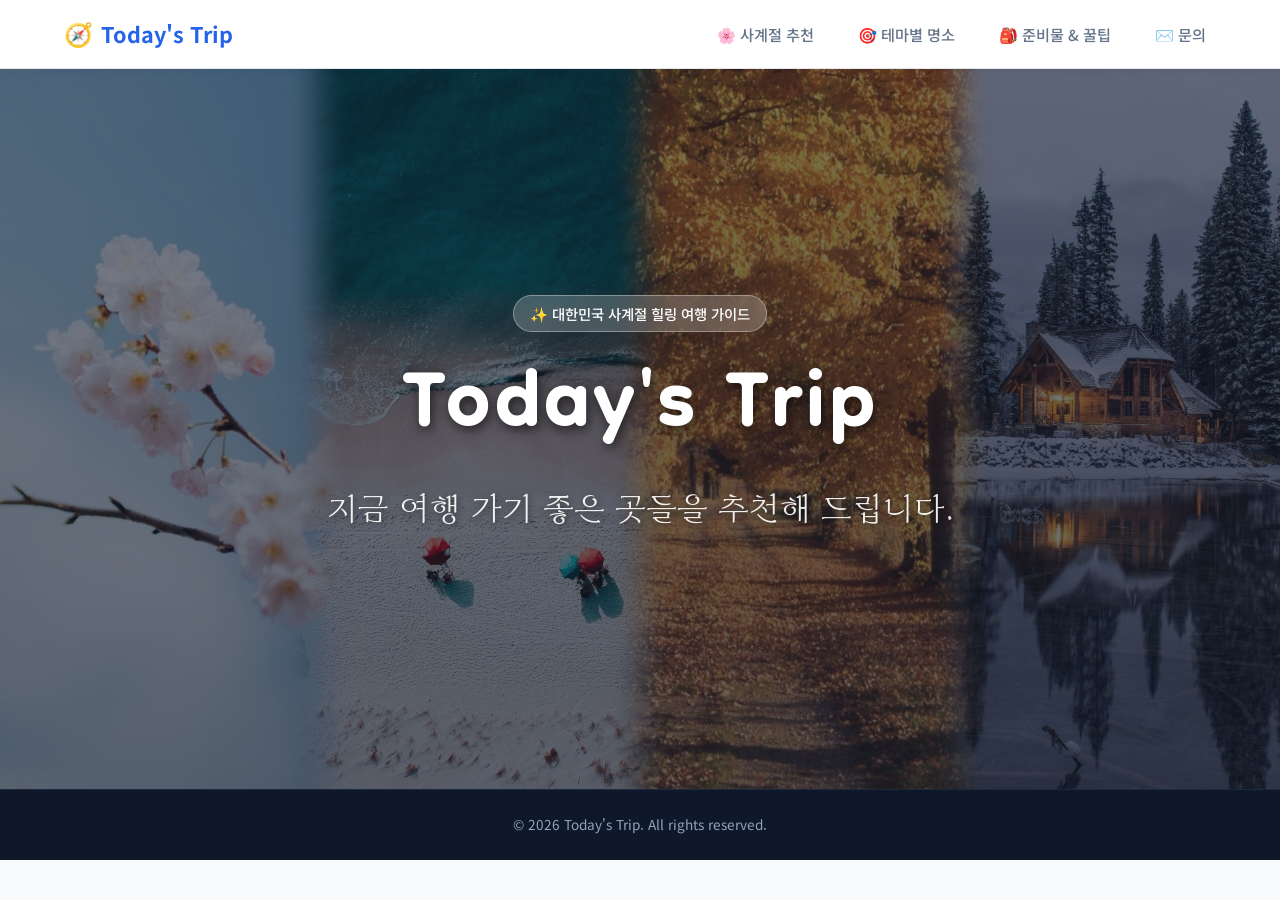
<file: index.html>
<!doctype html>
<html lang="ko">
  <head>
    <meta charset="utf-8" />
    <meta name="viewport" content="width=device-width, initial-scale=1" />
    <title>Today's Trip - 오늘의 추천 여행</title>
    <meta
      name="description"
      content="지금 여행 가기 좋은 사계절 명소와 테마별 최적의 여행지를 추천해 드립니다."
    />
    <link rel="icon" type="image/svg+xml" href="images/favicon.svg" />

    <!-- Google Fonts -->
    <link rel="preconnect" href="https://fonts.googleapis.com" />
    <link rel="preconnect" href="https://fonts.gstatic.com" crossorigin />
    <link
      href="https://fonts.googleapis.com/css2?family=Diphylleia&family=Dongle:wght@400;700&family=Noto+Sans+KR:wght@400;500;700&display=swap"
      rel="stylesheet"
    />

    <!-- Stylesheet -->
    <link rel="stylesheet" href="css/style.css" />
  </head>

  <body>
    <!-- 네비게이션 헤더 -->
    <header class="navbar">
      <div class="container navbar-inner">
        <a href="index.html" class="brand-logo">
          <span class="brand-icon">🧭</span>
          <span class="brand-name">Today's Trip</span>
        </a>

        <nav class="nav-links">
          <a href="seasons.html" class="nav-link">🌸 사계절 추천</a>
          <a href="themes.html" class="nav-link">🎯 테마별 명소</a>
          <a href="tips.html" class="nav-link">🎒 준비물 & 꿀팁</a>
          <a href="about.html" class="nav-link">✉️ 문의</a>
        </nav>
      </div>
    </header>

    <main>
      <!-- 히어로 섹션 -->
      <section class="hero" id="home">
        <div class="hero-overlay"></div>
        <div class="container hero-content">
          <span class="hero-badge">✨ 대한민국 사계절 힐링 여행 가이드</span>
          <h1 class="hero-title">Today's Trip</h1>
          <p class="hero-subtitle">
            지금 여행 가기 좋은 곳들을 추천해 드립니다.
          </p>
        </div>
      </section>
    </main>

    <!-- 푸터 -->
    <footer>
      <div class="footer-bottom">
        <div class="container">
          <p>© 2026 Today's Trip. All rights reserved.</p>
        </div>
      </div>
    </footer>
  </body>
</html>
</file>
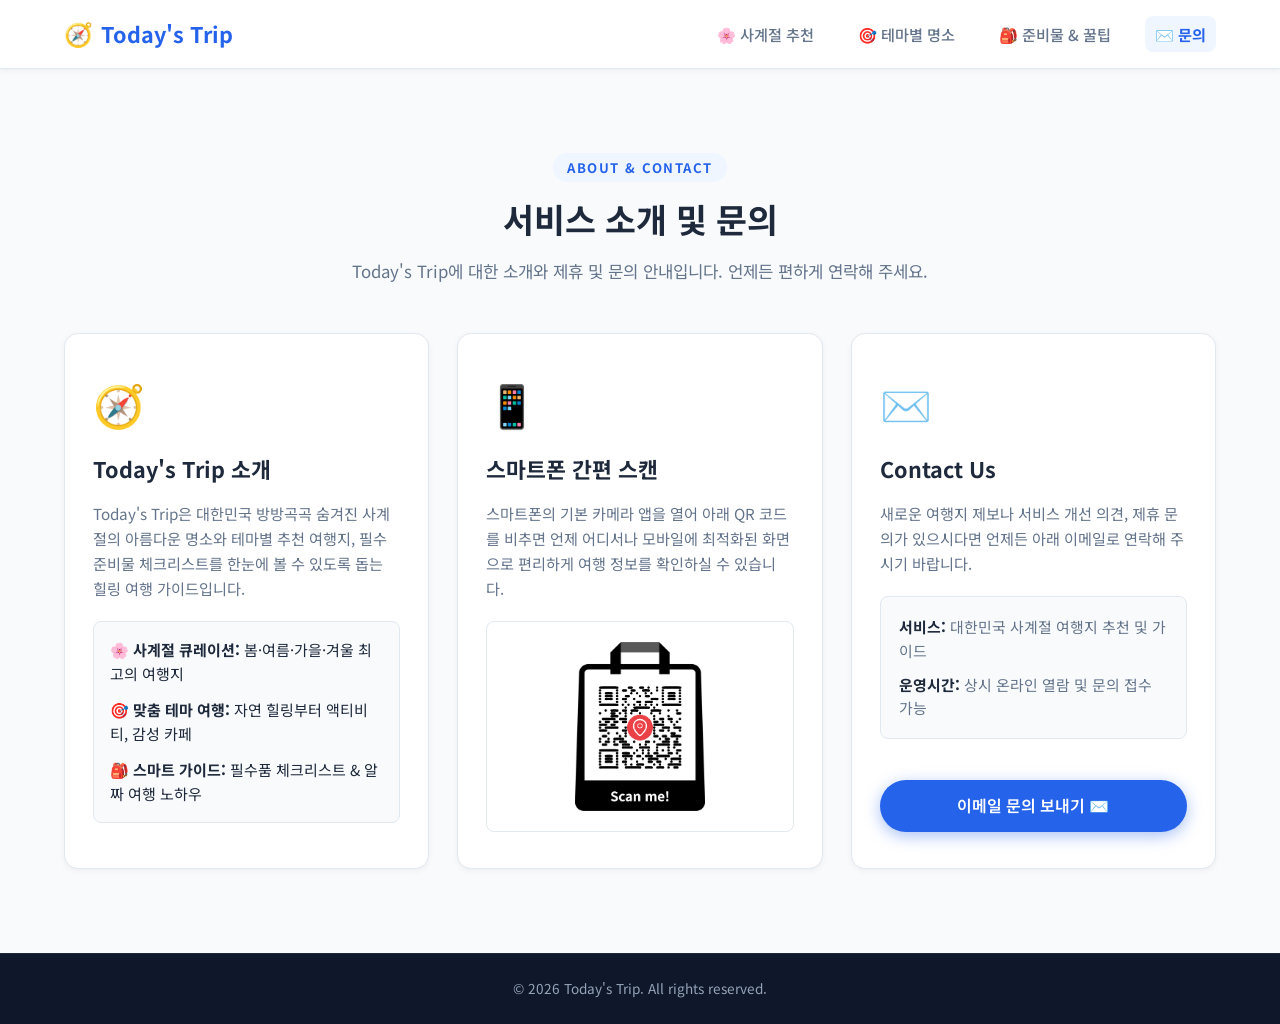
<file: about.html>
<!doctype html>
<html lang="ko">
  <head>
    <meta charset="utf-8" />
    <meta name="viewport" content="width=device-width, initial-scale=1" />
    <title>Today's Trip - 서비스 소개 및 문의</title>
    <meta
      name="description"
      content="지금 여행 가기 좋은 사계절 명소와 테마별 최적의 여행지를 추천해 드립니다."
    />
    <link rel="icon" type="image/svg+xml" href="images/favicon.svg" />

    <!-- Google Fonts -->
    <link rel="preconnect" href="https://fonts.googleapis.com" />
    <link rel="preconnect" href="https://fonts.gstatic.com" crossorigin />
    <link
      href="https://fonts.googleapis.com/css2?family=Diphylleia&family=Dongle:wght@400;700&family=Noto+Sans+KR:wght@400;500;700&display=swap"
      rel="stylesheet"
    />

    <!-- Stylesheet (순수 CSS만 사용) -->
    <link rel="stylesheet" href="css/style.css" />
  </head>

  <body>
    <!-- 1. 네비게이션 헤더 -->
    <header class="navbar">
      <div class="container navbar-inner">
        <a href="index.html" class="brand-logo">
          <span class="brand-icon">🧭</span>
          <span class="brand-name">Today's Trip</span>
        </a>

        <nav class="nav-links">
          <a href="seasons.html" class="nav-link">🌸 사계절 추천</a>
          <a href="themes.html" class="nav-link">🎯 테마별 명소</a>
          <a href="tips.html" class="nav-link">🎒 준비물 & 꿀팁</a>
          <a href="about.html" class="nav-link active">✉️ 문의</a>
        </nav>
      </div>
    </header>

    <main>
      <!-- 2. 서비스 소개 및 문의 섹션 -->
      <section class="section about-section" id="about">
        <div class="container">
          <div class="section-header">
            <span class="section-tag">ABOUT & CONTACT</span>
            <h2 class="section-title">서비스 소개 및 문의</h2>
            <p class="section-desc">
              Today's Trip에 대한 소개와 제휴 및 문의 안내입니다. 언제든 편하게
              연락해 주세요.
            </p>
          </div>

          <div class="about-grid">
            <!-- 카드 1: 서비스 소개 -->
            <article class="about-card">
              <div class="about-card-icon">🧭</div>
              <h3 class="about-card-title">Today's Trip 소개</h3>
              <p class="about-card-desc">
                Today's Trip은 대한민국 방방곡곡 숨겨진 사계절의 아름다운 명소와
                테마별 추천 여행지, 필수 준비물 체크리스트를 한눈에 볼 수 있도록
                돕는 힐링 여행 가이드입니다.
              </p>
              <ul class="about-features">
                <li>
                  🌸 <strong>사계절 큐레이션:</strong> 봄·여름·가을·겨울 최고의
                  여행지
                </li>
                <li>
                  🎯 <strong>맞춤 테마 여행:</strong> 자연 힐링부터 액티비티,
                  감성 카페
                </li>
                <li>
                  🎒 <strong>스마트 가이드:</strong> 필수품 체크리스트 & 알짜
                  여행 노하우
                </li>
              </ul>
            </article>

            <!-- 카드 2: 모바일 QR 접속 -->
            <article class="about-card">
              <div class="about-card-icon">📱</div>
              <h3 class="about-card-title">스마트폰 간편 스캔</h3>
              <p class="about-card-desc">
                스마트폰의 기본 카메라 앱을 열어 아래 QR 코드를 비추면 언제
                어디서나 모바일에 최적화된 화면으로 편리하게 여행 정보를
                확인하실 수 있습니다.
              </p>
              <div class="about-qr-box">
                <img
                  src="images/qrcode.png"
                  alt="모바일 접속 QR 코드"
                  width="130"
                  height="130"
                />
              </div>
            </article>

            <!-- 카드 3: 1:1 문의처 -->
            <article class="about-card">
              <div class="about-card-icon">✉️</div>
              <h3 class="about-card-title">Contact Us</h3>
              <p class="about-card-desc">
                새로운 여행지 제보나 서비스 개선 의견, 제휴 문의가 있으시다면
                언제든 아래 이메일로 연락해 주시기 바랍니다.
              </p>
              <div class="about-contact-info">
                <p>
                  <strong>서비스:</strong> 대한민국 사계절 여행지 추천 및 가이드
                </p>
                <p>
                  <strong>운영시간:</strong> 상시 온라인 열람 및 문의 접수 가능
                </p>
              </div>
              <a
                href="mailto:namkons77@gmail.com"
                class="btn btn-primary"
                style="margin-top: auto; justify-content: center"
              >
                이메일 문의 보내기 ✉️
              </a>
            </article>
          </div>
        </div>
      </section>
    </main>

    <!-- 3. 푸터 (전체 페이지 통일) -->
    <footer>
      <div class="footer-bottom">
        <div class="container">
          <p>© 2026 Today's Trip. All rights reserved.</p>
        </div>
      </div>
    </footer>
  </body>
</html>
</file>
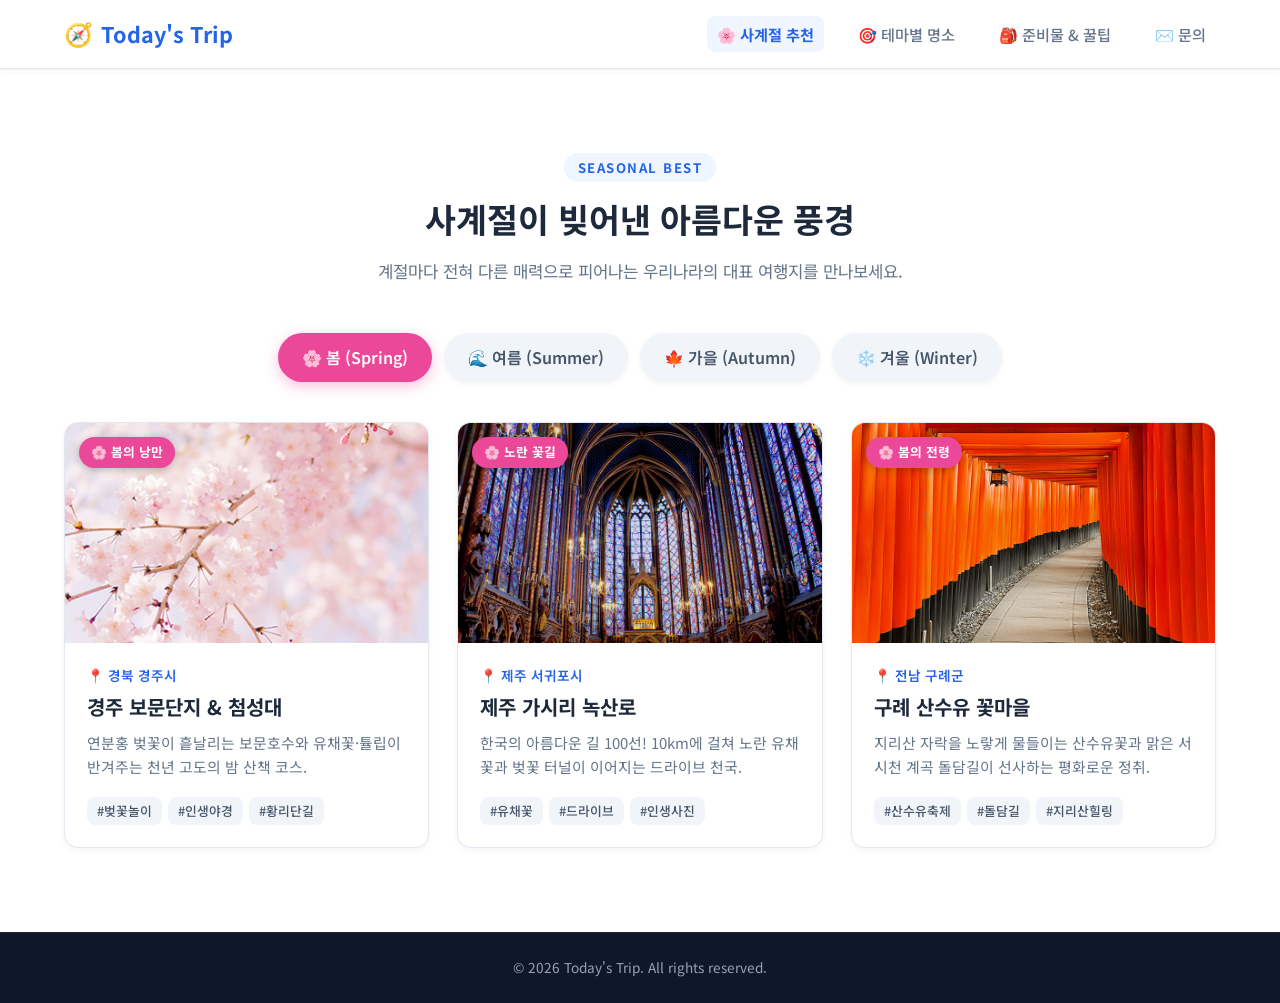
<file: seasons.html>
<!doctype html>
<html lang="ko">
  <head>
    <meta charset="utf-8" />
    <meta name="viewport" content="width=device-width, initial-scale=1" />
    <title>Today's Trip - 사계절 추천 명소</title>
    <meta
      name="description"
      content="지금 여행 가기 좋은 사계절 명소와 테마별 최적의 여행지를 추천해 드립니다."
    />
    <link rel="icon" type="image/svg+xml" href="images/favicon.svg" />

    <!-- Google Fonts -->
    <link rel="preconnect" href="https://fonts.googleapis.com" />
    <link rel="preconnect" href="https://fonts.gstatic.com" crossorigin />
    <link
      href="https://fonts.googleapis.com/css2?family=Diphylleia&family=Dongle:wght@400;700&family=Noto+Sans+KR:wght@400;500;700&display=swap"
      rel="stylesheet"
    />

    <!-- Stylesheet -->
    <link rel="stylesheet" href="css/style.css" />
  </head>

  <body>
    <!-- 네비게이션 헤더 -->
    <header class="navbar">
      <div class="container navbar-inner">
        <a href="index.html" class="brand-logo">
          <span class="brand-icon">🧭</span>
          <span class="brand-name">Today's Trip</span>
        </a>

        <nav class="nav-links">
          <a href="seasons.html" class="nav-link active">🌸 사계절 추천</a>
          <a href="themes.html" class="nav-link">🎯 테마별 명소</a>
          <a href="tips.html" class="nav-link">🎒 준비물 & 꿀팁</a>
          <a href="about.html" class="nav-link">✉️ 문의</a>
        </nav>
      </div>
    </header>

    <main>
      <!-- 사계절 추천 섹션 (순수 CSS 탭 전환) -->
      <section class="section seasons-section" id="seasons">
        <div class="container">
          <div class="section-header">
            <span class="section-tag">SEASONAL BEST</span>
            <h2 class="section-title">사계절이 빚어낸 아름다운 풍경</h2>
            <p class="section-desc">
              계절마다 전혀 다른 매력으로 피어나는 우리나라의 대표 여행지를 만나보세요.
            </p>
          </div>

          <!-- 순수 CSS 라디오 탭 컨테이너 -->
          <div class="season-tabs-container">
            <!-- 라디오 버튼 (화면에는 숨김) -->
            <input
              type="radio"
              name="season-tab"
              id="tab-spring"
              class="season-radio"
              checked
            />
            <input
              type="radio"
              name="season-tab"
              id="tab-summer"
              class="season-radio"
            />
            <input
              type="radio"
              name="season-tab"
              id="tab-autumn"
              class="season-radio"
            />
            <input
              type="radio"
              name="season-tab"
              id="tab-winter"
              class="season-radio"
            />

            <!-- 탭 버튼 목록 -->
            <div class="season-tab-nav">
              <label for="tab-spring" class="season-tab-btn btn-spring">🌸 봄 (Spring)</label>
              <label for="tab-summer" class="season-tab-btn btn-summer">🌊 여름 (Summer)</label>
              <label for="tab-autumn" class="season-tab-btn btn-autumn">🍁 가을 (Autumn)</label>
              <label for="tab-winter" class="season-tab-btn btn-winter">❄️ 겨울 (Winter)</label>
            </div>

            <!-- 계절별 카드 패널 -->
            <div class="season-panels">
              <!-- 봄 패널 -->
              <div class="season-panel panel-spring">
                <article class="card">
                  <div class="card-img-wrap">
                    <img src="images/spring.jpg" alt="경주 보문단지 벚꽃" loading="lazy" />
                    <span class="card-badge badge-spring">🌸 봄의 낭만</span>
                  </div>
                  <div class="card-body">
                    <span class="card-loc">📍 경북 경주시</span>
                    <h3 class="card-title">경주 보문단지 & 첨성대</h3>
                    <p class="card-desc">
                      연분홍 벚꽃이 흩날리는 보문호수와 유채꽃·튤립이 반겨주는 천년 고도의 밤 산책 코스.
                    </p>
                    <div class="card-tags">
                      <span class="tag">#벚꽃놀이</span>
                      <span class="tag">#인생야경</span>
                      <span class="tag">#황리단길</span>
                    </div>
                  </div>
                </article>

                <article class="card">
                  <div class="card-img-wrap">
                    <img src="images/img1-800.jpg" alt="제주 가시리 녹산로" loading="lazy" />
                    <span class="card-badge badge-spring">🌸 노란 꽃길</span>
                  </div>
                  <div class="card-body">
                    <span class="card-loc">📍 제주 서귀포시</span>
                    <h3 class="card-title">제주 가시리 녹산로</h3>
                    <p class="card-desc">
                      한국의 아름다운 길 100선! 10km에 걸쳐 노란 유채꽃과 벚꽃 터널이 이어지는 드라이브 천국.
                    </p>
                    <div class="card-tags">
                      <span class="tag">#유채꽃</span>
                      <span class="tag">#드라이브</span>
                      <span class="tag">#인생사진</span>
                    </div>
                  </div>
                </article>

                <article class="card">
                  <div class="card-img-wrap">
                    <img src="images/img2-800.jpg" alt="구례 산수유 꽃마을" loading="lazy" />
                    <span class="card-badge badge-spring">🌸 봄의 전령</span>
                  </div>
                  <div class="card-body">
                    <span class="card-loc">📍 전남 구례군</span>
                    <h3 class="card-title">구례 산수유 꽃마을</h3>
                    <p class="card-desc">
                      지리산 자락을 노랗게 물들이는 산수유꽃과 맑은 서시천 계곡 돌담길이 선사하는 평화로운 정취.
                    </p>
                    <div class="card-tags">
                      <span class="tag">#산수유축제</span>
                      <span class="tag">#돌담길</span>
                      <span class="tag">#지리산힐링</span>
                    </div>
                  </div>
                </article>
              </div>

              <!-- 여름 패널 -->
              <div class="season-panel panel-summer">
                <article class="card">
                  <div class="card-img-wrap">
                    <img src="images/summer.jpg" alt="강릉 경포대 안목해변" loading="lazy" />
                    <span class="card-badge badge-summer">🌊 시원한 바다</span>
                  </div>
                  <div class="card-body">
                    <span class="card-loc">📍 강원 강릉시</span>
                    <h3 class="card-title">강릉 경포대 & 안목해변</h3>
                    <p class="card-desc">
                      탁 트인 동해바다와 솔향 가득한 해안길, 안목 커피거리에서 즐기는 에스프레소의 여유.
                    </p>
                    <div class="card-tags">
                      <span class="tag">#동해바다</span>
                      <span class="tag">#커피거리</span>
                      <span class="tag">#순두부젤라또</span>
                    </div>
                  </div>
                </article>

                <article class="card">
                  <div class="card-img-wrap">
                    <img src="images/img3-800.jpg" alt="제주 협재해수욕장" loading="lazy" />
                    <span class="card-badge badge-summer">🌊 에메랄드빛</span>
                  </div>
                  <div class="card-body">
                    <span class="card-loc">📍 제주 제주시</span>
                    <h3 class="card-title">제주 협재 & 금능 바다</h3>
                    <p class="card-desc">
                      투명한 에메랄드빛 바다와 눈앞에 비양도가 그림처럼 펼쳐지는 서쪽 최고의 힐링 해변.
                    </p>
                    <div class="card-tags">
                      <span class="tag">#스노클링</span>
                      <span class="tag">#비양도뷰</span>
                      <span class="tag">#일몰명소</span>
                    </div>
                  </div>
                </article>

                <article class="card">
                  <div class="card-img-wrap">
                    <img src="images/img4-800.jpg" alt="양양 서피비치" loading="lazy" />
                    <span class="card-badge badge-summer">🏄 액티비티</span>
                  </div>
                  <div class="card-body">
                    <span class="card-loc">📍 강원 양양군</span>
                    <h3 class="card-title">양양 서피비치 & 하조대</h3>
                    <p class="card-desc">
                      이국적인 라탄 파라솔과 비치 바, 시원한 파도를 가르는 서핑의 열정과 낭만이 넘치는 핫플.
                    </p>
                    <div class="card-tags">
                      <span class="tag">#서핑성지</span>
                      <span class="tag">#비치펍</span>
                      <span class="tag">#젊음의열기</span>
                    </div>
                  </div>
                </article>
              </div>

              <!-- 가을 패널 -->
              <div class="season-panel panel-autumn">
                <article class="card">
                  <div class="card-img-wrap">
                    <img src="images/autumn.jpg" alt="순천만 갈대밭" loading="lazy" />
                    <span class="card-badge badge-autumn">🍁 황금빛 노을</span>
                  </div>
                  <div class="card-body">
                    <span class="card-loc">📍 전남 순천시</span>
                    <h3 class="card-title">순천만 습지 & 갈대밭</h3>
                    <p class="card-desc">
                      바람 따라 사각거리는 광활한 황금빛 갈대밭과 용산전망대에서 내려다보는 붉은 S자 수로 낙조.
                    </p>
                    <div class="card-tags">
                      <span class="tag">#갈대군락</span>
                      <span class="tag">#황금노을</span>
                      <span class="tag">#생태습지</span>
                    </div>
                  </div>
                </article>

                <article class="card">
                  <div class="card-img-wrap">
                    <img src="images/img11-800.jpg" alt="화담숲 단풍" loading="lazy" />
                    <span class="card-badge badge-autumn">🍁 명품 단풍</span>
                  </div>
                  <div class="card-body">
                    <span class="card-loc">📍 경기 광주시</span>
                    <h3 class="card-title">경기 광주 화담숲</h3>
                    <p class="card-desc">
                      오색 단풍 터널 사이를 지나는 모노레일과 새하얀 자작나무 숲길이 전하는 깊은 가을의 힐링.
                    </p>
                    <div class="card-tags">
                      <span class="tag">#단풍명소</span>
                      <span class="tag">#모노레일</span>
                      <span class="tag">#자작나무숲</span>
                    </div>
                  </div>
                </article>

                <article class="card">
                  <div class="card-img-wrap">
                    <img src="images/img5-800.jpg" alt="단양 보발재" loading="lazy" />
                    <span class="card-badge badge-autumn">🍁 단풍 파노라마</span>
                  </div>
                  <div class="card-body">
                    <span class="card-loc">📍 충북 단양군</span>
                    <h3 class="card-title">단양 보발재 & 도담삼봉</h3>
                    <p class="card-desc">
                      소백산 고갯길을 따라 화려하게 물든 단풍 파노라마와 남한강에 우뚝 솟은 도담삼봉의 비경.
                    </p>
                    <div class="card-tags">
                      <span class="tag">#단풍드라이브</span>
                      <span class="tag">#도담삼봉</span>
                      <span class="tag">#남한강비경</span>
                    </div>
                  </div>
                </article>
              </div>

              <!-- 겨울 패널 -->
              <div class="season-panel panel-winter">
                <article class="card">
                  <div class="card-img-wrap">
                    <img src="images/winter.jpg" alt="대관령 양떼목장" loading="lazy" />
                    <span class="card-badge badge-winter">❄️ 순백의 설원</span>
                  </div>
                  <div class="card-body">
                    <span class="card-loc">📍 강원 평창군</span>
                    <h3 class="card-title">평창 대관령 양떼목장</h3>
                    <p class="card-desc">
                      끝없이 펼쳐진 새하얀 눈밭과 능선 위의 나무 움막, 한국의 알프스라 불리는 겨울 설경의 정점.
                    </p>
                    <div class="card-tags">
                      <span class="tag">#눈꽃여행</span>
                      <span class="tag">#동화속풍경</span>
                      <span class="tag">#겨울감성</span>
                    </div>
                  </div>
                </article>

                <article class="card">
                  <div class="card-img-wrap">
                    <img src="images/img6-800.jpg" alt="청송 얼음골 빙벽" loading="lazy" />
                    <span class="card-badge badge-winter">❄️ 겨울왕국</span>
                  </div>
                  <div class="card-body">
                    <span class="card-loc">📍 경북 청송군</span>
                    <h3 class="card-title">청송 얼음골 빙벽</h3>
                    <p class="card-desc">
                      높이 60m 거대한 절벽 전체가 푸른빛 얼음 폭포로 변신하여 마치 겨울왕국에 온 듯한 신비로움.
                    </p>
                    <div class="card-tags">
                      <span class="tag">#거대빙벽</span>
                      <span class="tag">#겨울왕국</span>
                      <span class="tag">#이색포토존</span>
                    </div>
                  </div>
                </article>

                <article class="card">
                  <div class="card-img-wrap">
                    <img src="images/img7-800.jpg" alt="제주 동백포레스트" loading="lazy" />
                    <span class="card-badge badge-winter">❄️ 붉은 동백</span>
                  </div>
                  <div class="card-body">
                    <span class="card-loc">📍 제주 서귀포시</span>
                    <h3 class="card-title">제주 동백포레스트</h3>
                    <p class="card-desc">
                      하얀 겨울 속에 붉게 만개한 애기동백꽃 군락지. 창문 너머 동백 액자 포토존이 필수 코스.
                    </p>
                    <div class="card-tags">
                      <span class="tag">#동백꽃</span>
                      <span class="tag">#감성카페</span>
                      <span class="tag">#겨울인생샷</span>
                    </div>
                  </div>
                </article>
              </div>
            </div>
          </div>
        </div>
      </section>
    </main>

    <!-- 푸터 -->
    <footer>
      <div class="footer-bottom">
        <div class="container">
          <p>© 2026 Today's Trip. All rights reserved.</p>
        </div>
      </div>
    </footer>
  </body>
</html>
</file>
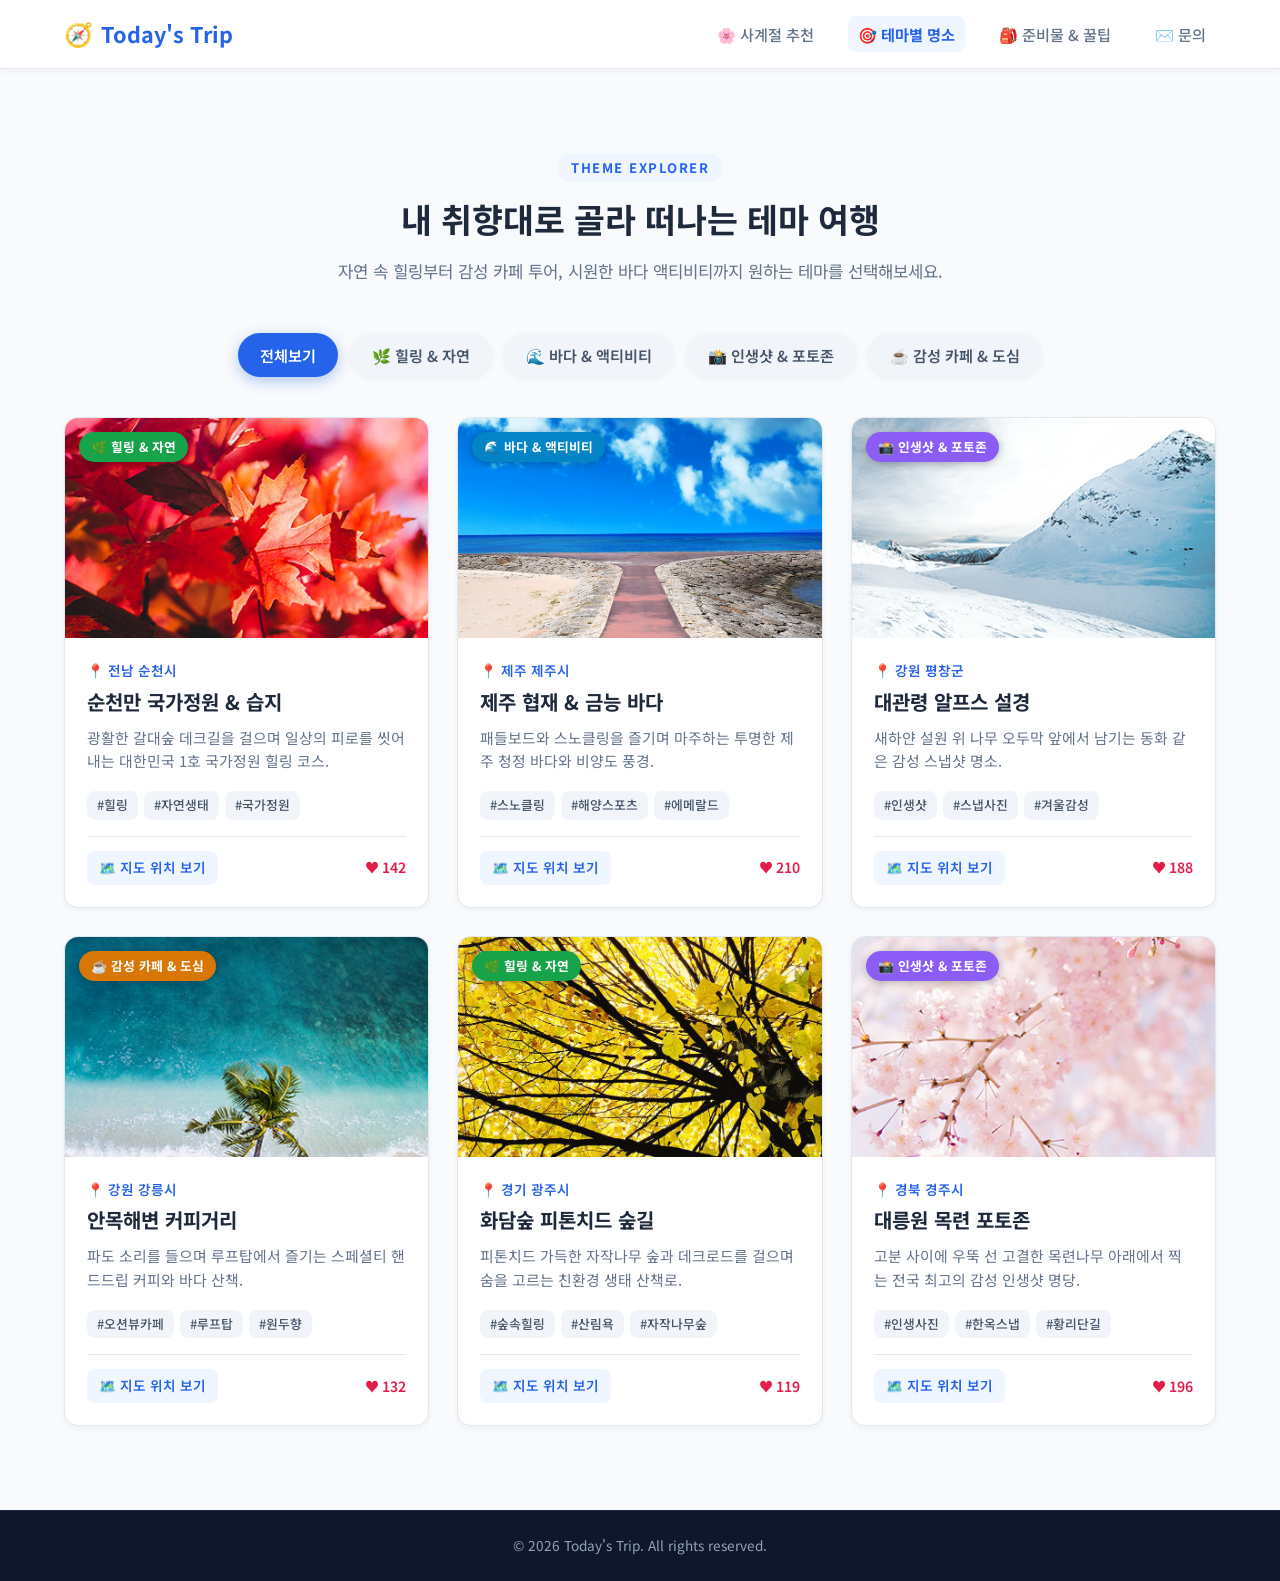
<file: themes.html>
<!doctype html>
<html lang="ko">
  <head>
    <meta charset="utf-8" />
    <meta name="viewport" content="width=device-width, initial-scale=1" />
    <title>Today's Trip - 테마별 명소</title>
    <meta
      name="description"
      content="지금 여행 가기 좋은 사계절 명소와 테마별 최적의 여행지를 추천해 드립니다."
    />
    <link rel="icon" type="image/svg+xml" href="images/favicon.svg" />

    <!-- Google Fonts -->
    <link rel="preconnect" href="https://fonts.googleapis.com" />
    <link rel="preconnect" href="https://fonts.gstatic.com" crossorigin />
    <link
      href="https://fonts.googleapis.com/css2?family=Diphylleia&family=Dongle:wght@400;700&family=Noto+Sans+KR:wght@400;500;700&display=swap"
      rel="stylesheet"
    />

    <!-- Stylesheet (순수 CSS만 사용) -->
    <link rel="stylesheet" href="css/style.css" />
  </head>

  <body>
    <!-- 1. 네비게이션 헤더 -->
    <header class="navbar">
      <div class="container navbar-inner">
        <a href="index.html" class="brand-logo">
          <span class="brand-icon">🧭</span>
          <span class="brand-name">Today's Trip</span>
        </a>

        <nav class="nav-links">
          <a href="seasons.html" class="nav-link">🌸 사계절 추천</a>
          <a href="themes.html" class="nav-link active">🎯 테마별 명소</a>
          <a href="tips.html" class="nav-link">🎒 준비물 & 꿀팁</a>
          <a href="about.html" class="nav-link">✉️ 문의</a>
        </nav>
      </div>
    </header>

    <main>
      <!-- 2. 테마별 추천 여행지 섹션 (순수 CSS 탭 필터링) -->
      <section class="section theme-section" id="themes">
        <div class="container">
          <div class="section-header">
            <span class="section-tag">THEME EXPLORER</span>
            <h2 class="section-title">내 취향대로 골라 떠나는 테마 여행</h2>
            <p class="section-desc">
              자연 속 힐링부터 감성 카페 투어, 시원한 바다 액티비티까지 원하는
              테마를 선택해보세요.
            </p>
          </div>

          <!-- 순수 CSS 라디오 필터 바 -->
          <div class="theme-filter-container">
            <!-- 라디오 버튼 (화면에는 숨김) -->
            <input
              type="radio"
              name="theme-filter"
              id="theme-all"
              class="theme-radio"
              checked
            />
            <input
              type="radio"
              name="theme-filter"
              id="theme-nature"
              class="theme-radio"
            />
            <input
              type="radio"
              name="theme-filter"
              id="theme-ocean"
              class="theme-radio"
            />
            <input
              type="radio"
              name="theme-filter"
              id="theme-photo"
              class="theme-radio"
            />
            <input
              type="radio"
              name="theme-filter"
              id="theme-cafe"
              class="theme-radio"
            />

            <!-- 필터 버튼 목록 (라벨 클릭 시 순수 CSS로 카드 필터링) -->
            <div class="theme-filter-nav">
              <label for="theme-all" class="theme-filter-btn">전체보기</label>
              <label for="theme-nature" class="theme-filter-btn"
                >🌿 힐링 & 자연</label
              >
              <label for="theme-ocean" class="theme-filter-btn"
                >🌊 바다 & 액티비티</label
              >
              <label for="theme-photo" class="theme-filter-btn"
                >📸 인생샷 & 포토존</label
              >
              <label for="theme-cafe" class="theme-filter-btn"
                >☕ 감성 카페 & 도심</label
              >
            </div>

            <!-- 테마 카드 그리드 -->
            <div class="theme-grid">
              <!-- 카드 1 (자연) -->
              <article class="card" data-theme="nature">
                <div class="card-img-wrap">
                  <img
                    src="images/autumn.jpg"
                    alt="순천만 국가정원"
                    loading="lazy"
                  />
                  <span class="card-badge badge-nature">🌿 힐링 & 자연</span>
                </div>
                <div class="card-body">
                  <span class="card-loc">📍 전남 순천시</span>
                  <h3 class="card-title">순천만 국가정원 & 습지</h3>
                  <p class="card-desc">
                    광활한 갈대숲 데크길을 걸으며 일상의 피로를 씻어내는
                    대한민국 1호 국가정원 힐링 코스.
                  </p>
                  <div class="card-tags">
                    <span class="tag">#힐링</span>
                    <span class="tag">#자연생태</span>
                    <span class="tag">#국가정원</span>
                  </div>
                  <div class="card-footer">
                    <a
                      href="https://map.naver.com/p/search/순천만국가정원"
                      target="_blank"
                      rel="noopener noreferrer"
                      class="btn-card-map"
                    >
                      🗺️ 지도 위치 보기
                    </a>
                    <span class="card-like-badge">♥ 142</span>
                  </div>
                </div>
              </article>

              <!-- 카드 2 (바다) -->
              <article class="card" data-theme="ocean">
                <div class="card-img-wrap">
                  <img
                    src="images/img3-800.jpg"
                    alt="제주 협재 바다"
                    loading="lazy"
                  />
                  <span class="card-badge badge-ocean">🌊 바다 & 액티비티</span>
                </div>
                <div class="card-body">
                  <span class="card-loc">📍 제주 제주시</span>
                  <h3 class="card-title">제주 협재 & 금능 바다</h3>
                  <p class="card-desc">
                    패들보드와 스노클링을 즐기며 마주하는 투명한 제주 청정
                    바다와 비양도 풍경.
                  </p>
                  <div class="card-tags">
                    <span class="tag">#스노클링</span>
                    <span class="tag">#해양스포츠</span>
                    <span class="tag">#에메랄드</span>
                  </div>
                  <div class="card-footer">
                    <a
                      href="https://map.naver.com/p/search/제주협재해수욕장"
                      target="_blank"
                      rel="noopener noreferrer"
                      class="btn-card-map"
                    >
                      🗺️ 지도 위치 보기
                    </a>
                    <span class="card-like-badge">♥ 210</span>
                  </div>
                </div>
              </article>

              <!-- 카드 3 (인생샷) -->
              <article class="card" data-theme="photo">
                <div class="card-img-wrap">
                  <img
                    src="images/winter.jpg"
                    alt="대관령 양떼목장 설경"
                    loading="lazy"
                  />
                  <span class="card-badge badge-photo">📸 인생샷 & 포토존</span>
                </div>
                <div class="card-body">
                  <span class="card-loc">📍 강원 평창군</span>
                  <h3 class="card-title">대관령 알프스 설경</h3>
                  <p class="card-desc">
                    새하얀 설원 위 나무 오두막 앞에서 남기는 동화 같은 감성
                    스냅샷 명소.
                  </p>
                  <div class="card-tags">
                    <span class="tag">#인생샷</span>
                    <span class="tag">#스냅사진</span>
                    <span class="tag">#겨울감성</span>
                  </div>
                  <div class="card-footer">
                    <a
                      href="https://map.naver.com/p/search/대관령양떼목장"
                      target="_blank"
                      rel="noopener noreferrer"
                      class="btn-card-map"
                    >
                      🗺️ 지도 위치 보기
                    </a>
                    <span class="card-like-badge">♥ 188</span>
                  </div>
                </div>
              </article>

              <!-- 카드 4 (카페) -->
              <article class="card" data-theme="cafe">
                <div class="card-img-wrap">
                  <img
                    src="images/summer.jpg"
                    alt="안목해변 카페거리"
                    loading="lazy"
                  />
                  <span class="card-badge badge-cafe">☕ 감성 카페 & 도심</span>
                </div>
                <div class="card-body">
                  <span class="card-loc">📍 강원 강릉시</span>
                  <h3 class="card-title">안목해변 커피거리</h3>
                  <p class="card-desc">
                    파도 소리를 들으며 루프탑에서 즐기는 스페셜티 핸드드립
                    커피와 바다 산책.
                  </p>
                  <div class="card-tags">
                    <span class="tag">#오션뷰카페</span>
                    <span class="tag">#루프탑</span>
                    <span class="tag">#원두향</span>
                  </div>
                  <div class="card-footer">
                    <a
                      href="https://map.naver.com/p/search/안목해변커피거리"
                      target="_blank"
                      rel="noopener noreferrer"
                      class="btn-card-map"
                    >
                      🗺️ 지도 위치 보기
                    </a>
                    <span class="card-like-badge">♥ 132</span>
                  </div>
                </div>
              </article>

              <!-- 카드 5 (자연) -->
              <article class="card" data-theme="nature">
                <div class="card-img-wrap">
                  <img src="images/img11-800.jpg" alt="화담숲" loading="lazy" />
                  <span class="card-badge badge-nature">🌿 힐링 & 자연</span>
                </div>
                <div class="card-body">
                  <span class="card-loc">📍 경기 광주시</span>
                  <h3 class="card-title">화담숲 피톤치드 숲길</h3>
                  <p class="card-desc">
                    피톤치드 가득한 자작나무 숲과 데크로드를 걸으며 숨을 고르는
                    친환경 생태 산책로.
                  </p>
                  <div class="card-tags">
                    <span class="tag">#숲속힐링</span>
                    <span class="tag">#산림욕</span>
                    <span class="tag">#자작나무숲</span>
                  </div>
                  <div class="card-footer">
                    <a
                      href="https://map.naver.com/p/search/화담숲"
                      target="_blank"
                      rel="noopener noreferrer"
                      class="btn-card-map"
                    >
                      🗺️ 지도 위치 보기
                    </a>
                    <span class="card-like-badge">♥ 119</span>
                  </div>
                </div>
              </article>

              <!-- 카드 6 (인생샷) -->
              <article class="card" data-theme="photo">
                <div class="card-img-wrap">
                  <img
                    src="images/spring.jpg"
                    alt="경주 대릉원 목련 포토존"
                    loading="lazy"
                  />
                  <span class="card-badge badge-photo">📸 인생샷 & 포토존</span>
                </div>
                <div class="card-body">
                  <span class="card-loc">📍 경북 경주시</span>
                  <h3 class="card-title">대릉원 목련 포토존</h3>
                  <p class="card-desc">
                    고분 사이에 우뚝 선 고결한 목련나무 아래에서 찍는 전국
                    최고의 감성 인생샷 명당.
                  </p>
                  <div class="card-tags">
                    <span class="tag">#인생사진</span>
                    <span class="tag">#한옥스냅</span>
                    <span class="tag">#황리단길</span>
                  </div>
                  <div class="card-footer">
                    <a
                      href="https://map.naver.com/p/search/경주대릉원"
                      target="_blank"
                      rel="noopener noreferrer"
                      class="btn-card-map"
                    >
                      🗺️ 지도 위치 보기
                    </a>
                    <span class="card-like-badge">♥ 196</span>
                  </div>
                </div>
              </article>
            </div>
          </div>
        </div>
      </section>
    </main>

    <!-- 3. 푸터 (전체 페이지 통일) -->
    <footer>
      <div class="footer-bottom">
        <div class="container">
          <p>© 2026 Today's Trip. All rights reserved.</p>
        </div>
      </div>
    </footer>
  </body>
</html>
</file>
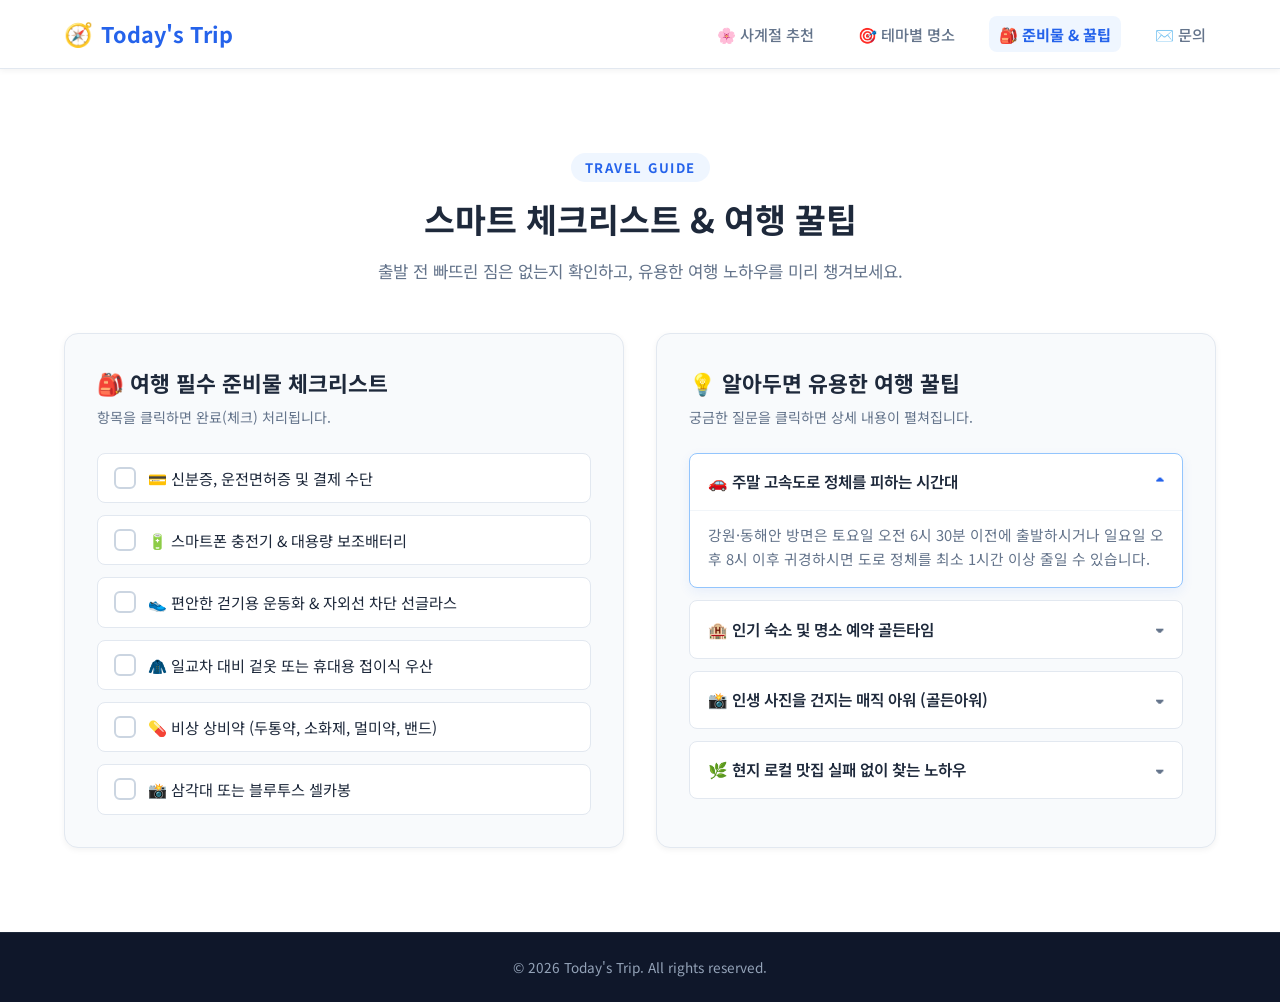
<file: tips.html>
<!doctype html>
<html lang="ko">
  <head>
    <meta charset="utf-8" />
    <meta name="viewport" content="width=device-width, initial-scale=1" />
    <title>Today's Trip - 준비물 & 꿀팁</title>
    <meta
      name="description"
      content="지금 여행 가기 좋은 사계절 명소와 테마별 최적의 여행지를 추천해 드립니다."
    />
    <link rel="icon" type="image/svg+xml" href="images/favicon.svg" />

    <!-- Google Fonts -->
    <link rel="preconnect" href="https://fonts.googleapis.com" />
    <link rel="preconnect" href="https://fonts.gstatic.com" crossorigin />
    <link
      href="https://fonts.googleapis.com/css2?family=Diphylleia&family=Dongle:wght@400;700&family=Noto+Sans+KR:wght@400;500;700&display=swap"
      rel="stylesheet"
    />

    <!-- Stylesheet -->
    <link rel="stylesheet" href="css/style.css" />
  </head>

  <body>
    <!-- 네비게이션 헤더 -->
    <header class="navbar">
      <div class="container navbar-inner">
        <a href="index.html" class="brand-logo">
          <span class="brand-icon">🧭</span>
          <span class="brand-name">Today's Trip</span>
        </a>

        <nav class="nav-links">
          <a href="seasons.html" class="nav-link">🌸 사계절 추천</a>
          <a href="themes.html" class="nav-link">🎯 테마별 명소</a>
          <a href="tips.html" class="nav-link active">🎒 준비물 & 꿀팁</a>
          <a href="about.html" class="nav-link">✉️ 문의</a>
        </nav>
      </div>
    </header>

    <main>
      <!-- 준비물 체크리스트 & 꿀팁 섹션 -->
      <section class="section tips-section" id="tips">
        <div class="container">
          <div class="section-header">
            <span class="section-tag">TRAVEL GUIDE</span>
            <h2 class="section-title">스마트 체크리스트 & 여행 꿀팁</h2>
            <p class="section-desc">
              출발 전 빠뜨린 짐은 없는지 확인하고, 유용한 여행 노하우를 미리 챙겨보세요.
            </p>
          </div>

          <div class="tips-layout">
            <!-- 왼쪽: 순수 CSS 체크리스트 (클릭 시 취소선 및 체크) -->
            <div class="tips-box">
              <h3 class="box-title">🎒 여행 필수 준비물 체크리스트</h3>
              <p class="box-subtitle">항목을 클릭하면 완료(체크) 처리됩니다.</p>

              <ul class="checklist">
                <li class="check-item">
                  <input type="checkbox" id="chk1" />
                  <label for="chk1">
                    <span class="chk-box"></span>
                    <span class="chk-text">💳 신분증, 운전면허증 및 결제 수단</span>
                  </label>
                </li>
                <li class="check-item">
                  <input type="checkbox" id="chk2" />
                  <label for="chk2">
                    <span class="chk-box"></span>
                    <span class="chk-text">🔋 스마트폰 충전기 & 대용량 보조배터리</span>
                  </label>
                </li>
                <li class="check-item">
                  <input type="checkbox" id="chk3" />
                  <label for="chk3">
                    <span class="chk-box"></span>
                    <span class="chk-text">👟 편안한 걷기용 운동화 & 자외선 차단 선글라스</span>
                  </label>
                </li>
                <li class="check-item">
                  <input type="checkbox" id="chk4" />
                  <label for="chk4">
                    <span class="chk-box"></span>
                    <span class="chk-text">🧥 일교차 대비 겉옷 또는 휴대용 접이식 우산</span>
                  </label>
                </li>
                <li class="check-item">
                  <input type="checkbox" id="chk5" />
                  <label for="chk5">
                    <span class="chk-box"></span>
                    <span class="chk-text">💊 비상 상비약 (두통약, 소화제, 멀미약, 밴드)</span>
                  </label>
                </li>
                <li class="check-item">
                  <input type="checkbox" id="chk6" />
                  <label for="chk6">
                    <span class="chk-box"></span>
                    <span class="chk-text">📸 삼각대 또는 블루투스 셀카봉</span>
                  </label>
                </li>
              </ul>
            </div>

            <!-- 오른쪽: HTML5 details/summary 아코디언 꿀팁 -->
            <div class="tips-box">
              <h3 class="box-title">💡 알아두면 유용한 여행 꿀팁</h3>
              <p class="box-subtitle">궁금한 질문을 클릭하면 상세 내용이 펼쳐집니다.</p>

              <div class="accordion">
                <details class="accordion-item" open>
                  <summary class="accordion-header">🚗 주말 고속도로 정체를 피하는 시간대</summary>
                  <div class="accordion-body">
                    강원·동해안 방면은 토요일 오전 6시 30분 이전에 출발하시거나 일요일 오후 8시 이후 귀경하시면 도로 정체를 최소 1시간 이상 줄일 수 있습니다.
                  </div>
                </details>

                <details class="accordion-item">
                  <summary class="accordion-header">🏨 인기 숙소 및 명소 예약 골든타임</summary>
                  <div class="accordion-body">
                    가을 화담숲 모노레일이나 국립공원 야영장은 방문 1개월 전 오전 9시~13시에 예약이 오픈되므로 미리 캘린더 알림을 등록해 두시는 것을 추천합니다.
                  </div>
                </details>

                <details class="accordion-item">
                  <summary class="accordion-header">📸 인생 사진을 건지는 매직 아워 (골든아워)</summary>
                  <div class="accordion-body">
                    일출 직후 1시간과 일몰 직전 1시간은 빛이 부드럽고 따뜻한 붉은 톤을 띄어 얼굴에 과한 그림자가 지지 않고 가장 감성적인 사진을 남길 수 있습니다.
                  </div>
                </details>

                <details class="accordion-item">
                  <summary class="accordion-header">🌿 현지 로컬 맛집 실패 없이 찾는 노하우</summary>
                  <div class="accordion-body">
                    관광지 중심가보다는 관공서(시청, 군청) 인근 주민 단골 식당이나 지도 앱의 현지인 리뷰를 참고하시면 바가지 없이 훌륭한 식사를 즐길 수 있습니다.
                  </div>
                </details>
              </div>
            </div>
          </div>
        </div>
      </section>
    </main>

    <!-- 푸터 -->
    <footer>
      <div class="footer-bottom">
        <div class="container">
          <p>© 2026 Today's Trip. All rights reserved.</p>
        </div>
      </div>
    </footer>
  </body>
</html>
</file>
<file: css/style.css>
@charset "UTF-8";

/* =========================================================
   1. 테마 변수 & 글로벌 리셋
   ========================================================= */
:root {
  /* 주요 브랜드 색상 */
  --primary: #2563eb;
  --primary-hover: #1d4ed8;
  --primary-light: #eff6ff;

  /* 사계절 대표 테마 색상 */
  --spring: #ec4899;
  --spring-bg: #fdf2f8;
  --summer: #0284c7;
  --summer-bg: #f0f9ff;
  --autumn: #d97706;
  --autumn-bg: #fffbeb;
  --winter: #4f46e5;
  --winter-bg: #eef2ff;

  /* 텍스트 & 배경 색상 */
  --text-main: #1e293b;
  --text-sub: #64748b;
  --text-light: #94a3b8;
  --bg-page: #f8fafc;
  --bg-card: #ffffff;
  --border-color: #e2e8f0;

  /* 그림자 & 모서리 둥글기 */
  --shadow-sm: 0 2px 6px rgba(0, 0, 0, 0.05);
  --shadow-md: 0 8px 20px rgba(0, 0, 0, 0.08);
  --shadow-hover: 0 14px 28px rgba(0, 0, 0, 0.12);
  --radius-sm: 8px;
  --radius-md: 14px;
  --radius-lg: 20px;

  /* 폰트 계열 */
  --font-body: 'Noto Sans KR', -apple-system, BlinkMacSystemFont, "Segoe UI", Roboto, sans-serif;
  --font-dongle: 'Dongle', sans-serif;
  --font-diphylleia: 'Diphylleia', serif;

  --transition: all 0.25s ease;
}

/* 리셋 스타일 */
*,
*::before,
*::after {
  box-sizing: border-box;
  margin: 0;
  padding: 0;
}

html {
  font-family: var(--font-body);
  font-size: 16px;
  color: var(--text-main);
  background-color: var(--bg-page);
  scroll-behavior: smooth;
  line-height: 1.6;
}

body {
  overflow-x: hidden;
}

img {
  max-width: 100%;
  height: auto;
  display: block;
}

a {
  color: inherit;
  text-decoration: none;
  transition: var(--transition);
}

ul {
  list-style: none;
}

.container {
  width: 100%;
  max-width: 1200px;
  margin: 0 auto;
  padding: 0 24px;
}

/* =========================================================
   2. 네비게이션 헤더 (CSS Sticky)
   ========================================================= */
.navbar {
  position: sticky;
  top: 0;
  left: 0;
  width: 100%;
  background: rgba(255, 255, 255, 0.95);
  backdrop-filter: blur(8px);
  border-bottom: 1px solid var(--border-color);
  z-index: 100;
  box-shadow: var(--shadow-sm);
}

.navbar-inner {
  display: flex;
  align-items: center;
  justify-content: space-between;
  height: 68px;
}

.brand-logo {
  display: flex;
  align-items: center;
  gap: 8px;
  font-weight: 700;
  font-size: 1.35rem;
  color: var(--primary);
}

.brand-icon {
  font-size: 1.45rem;
}

.nav-links {
  display: flex;
  align-items: center;
  gap: 24px;
}

.nav-link {
  font-weight: 500;
  color: var(--text-sub);
  font-size: 0.95rem;
  padding: 6px 10px;
  border-radius: var(--radius-sm);
}

.nav-link:hover {
  color: var(--primary);
  background-color: var(--primary-light);
}

.nav-link.active {
  color: var(--primary);
  background-color: var(--primary-light);
  font-weight: 700;
}

/* =========================================================
   3. 히어로 섹션
   ========================================================= */
.hero {
  position: relative;
  min-height: 80vh;
  display: flex;
  align-items: center;
  justify-content: center;
  text-align: center;
  background-image:
    linear-gradient(rgba(15, 23, 42, 0.55), rgba(15, 23, 42, 0.65)),
    url("../images/combined_seasons_gentle_blend.jpg");
  background-size: cover;
  background-position: center;
  background-repeat: no-repeat;
  color: #ffffff;
  padding: 80px 20px;
}

.hero-content {
  position: relative;
  z-index: 2;
  max-width: 820px;
  display: flex;
  flex-direction: column;
  align-items: center;
}

.hero-badge {
  display: inline-block;
  background-color: rgba(255, 255, 255, 0.2);
  backdrop-filter: blur(6px);
  border: 1px solid rgba(255, 255, 255, 0.35);
  color: #ffffff;
  padding: 6px 16px;
  border-radius: 9999px;
  font-size: 0.9rem;
  font-weight: 500;
  margin-bottom: 20px;
}

.hero-title {
  font-family: var(--font-dongle);
  font-size: 8rem;
  line-height: 0.9;
  letter-spacing: 2px;
  margin-bottom: 12px;
  text-shadow: 2px 4px 12px rgba(0, 0, 0, 0.6);
}

.hero-subtitle {
  font-family: var(--font-diphylleia);
  font-size: 2rem;
  font-weight: 400;
  color: rgba(255, 255, 255, 0.92);
  margin-bottom: 32px;
  text-shadow: 1px 2px 6px rgba(0, 0, 0, 0.5);
}

/* =========================================================
   4. 섹션 공통 스타일
   ========================================================= */
.section {
  padding: 84px 0;
}

.section-header {
  text-align: center;
  margin-bottom: 48px;
}

.section-tag {
  display: inline-block;
  font-size: 0.82rem;
  font-weight: 700;
  letter-spacing: 1.5px;
  color: var(--primary);
  background-color: var(--primary-light);
  padding: 4px 14px;
  border-radius: 9999px;
  margin-bottom: 10px;
}

.section-title {
  font-size: 2.1rem;
  font-weight: 700;
  color: var(--text-main);
  margin-bottom: 12px;
}

.section-desc {
  font-size: 1.05rem;
  color: var(--text-sub);
  max-width: 620px;
  margin: 0 auto;
}

/* =========================================================
   5. 사계절 추천 섹션 (순수 CSS 탭 전환)
   ========================================================= */
.seasons-section {
  background-color: #ffffff;
}

/* CSS 라디오 버튼 트리거 숨김 */
.season-radio {
  display: none;
}

/* 탭 버튼 스타일 */
.season-tab-nav {
  display: flex;
  justify-content: center;
  gap: 12px;
  margin-bottom: 40px;
  flex-wrap: wrap;
}

.season-tab-btn {
  display: inline-flex;
  align-items: center;
  padding: 12px 24px;
  background-color: #f1f5f9;
  color: #475569;
  border-radius: 9999px;
  font-size: 1rem;
  font-weight: 600;
  cursor: pointer;
  transition: var(--transition);
  user-select: none;
  box-shadow: var(--shadow-sm);
}

.season-tab-btn:hover {
  background-color: #e2e8f0;
  transform: translateY(-2px);
}

/* 선택된 라디오에 따라 탭 버튼 강조 색상 적용 */
#tab-spring:checked ~ .season-tab-nav label[for="tab-spring"] {
  background-color: var(--spring);
  color: #ffffff;
  box-shadow: 0 4px 14px rgba(236, 72, 153, 0.35);
}

#tab-summer:checked ~ .season-tab-nav label[for="tab-summer"] {
  background-color: var(--summer);
  color: #ffffff;
  box-shadow: 0 4px 14px rgba(2, 132, 199, 0.35);
}

#tab-autumn:checked ~ .season-tab-nav label[for="tab-autumn"] {
  background-color: var(--autumn);
  color: #ffffff;
  box-shadow: 0 4px 14px rgba(217, 119, 6, 0.35);
}

#tab-winter:checked ~ .season-tab-nav label[for="tab-winter"] {
  background-color: var(--winter);
  color: #ffffff;
  box-shadow: 0 4px 14px rgba(79, 70, 229, 0.35);
}

/* 기본 패널 숨김 */
.season-panel {
  display: none;
}

/* 선택된 라디오에 따라 해당 계절 패널 표시 (3열 그리드 + 페이드인) */
#tab-spring:checked ~ .season-panels .panel-spring,
#tab-summer:checked ~ .season-panels .panel-summer,
#tab-autumn:checked ~ .season-panels .panel-autumn,
#tab-winter:checked ~ .season-panels .panel-winter {
  display: grid;
  grid-template-columns: repeat(3, 1fr);
  gap: 28px;
  animation: fadeIn 0.35s ease;
}

@keyframes fadeIn {
  from {
    opacity: 0;
    transform: translateY(10px);
  }
  to {
    opacity: 1;
    transform: translateY(0);
  }
}

/* 카드 공통 스타일 */
.card {
  background: var(--bg-card);
  border: 1px solid var(--border-color);
  border-radius: var(--radius-md);
  overflow: hidden;
  box-shadow: var(--shadow-sm);
  display: flex;
  flex-direction: column;
  transition: var(--transition);
}

.card:hover {
  transform: translateY(-6px);
  box-shadow: var(--shadow-hover);
  border-color: #cbd5e1;
}

.card-img-wrap {
  position: relative;
  height: 220px;
  overflow: hidden;
  background-color: #e2e8f0;
}

.card-img-wrap img {
  width: 100%;
  height: 100%;
  object-fit: cover;
  transition: transform 0.4s ease;
}

.card:hover .card-img-wrap img {
  transform: scale(1.06);
}

.card-badge {
  position: absolute;
  top: 14px;
  left: 14px;
  padding: 5px 12px;
  border-radius: 9999px;
  font-size: 0.8rem;
  font-weight: 700;
  color: #ffffff;
  box-shadow: 0 2px 8px rgba(0, 0, 0, 0.25);
}

.badge-spring { background-color: var(--spring); }
.badge-summer { background-color: var(--summer); }
.badge-autumn { background-color: var(--autumn); }
.badge-winter { background-color: var(--winter); }
.badge-nature { background-color: #16a34a; }
.badge-ocean  { background-color: var(--summer); }
.badge-photo  { background-color: #8b5cf6; }
.badge-cafe   { background-color: var(--autumn); }

.card-body {
  padding: 22px;
  display: flex;
  flex-direction: column;
  flex-grow: 1;
}

.card-loc {
  font-size: 0.85rem;
  color: var(--primary);
  font-weight: 600;
  margin-bottom: 6px;
}

.card-title {
  font-size: 1.25rem;
  font-weight: 700;
  color: var(--text-main);
  margin-bottom: 10px;
  line-height: 1.4;
}

.card-desc {
  font-size: 0.93rem;
  color: var(--text-sub);
  line-height: 1.6;
  margin-bottom: 18px;
  flex-grow: 1;
}

.card-tags {
  display: flex;
  flex-wrap: wrap;
  gap: 6px;
}

.tag {
  background-color: #f1f5f9;
  color: #475569;
  padding: 4px 10px;
  border-radius: var(--radius-sm);
  font-size: 0.8rem;
  font-weight: 500;
}

.card-footer {
  display: flex;
  align-items: center;
  justify-content: space-between;
  margin-top: 16px;
  padding-top: 14px;
  border-top: 1px solid var(--border-color);
}

.btn-card-map {
  display: inline-flex;
  align-items: center;
  gap: 4px;
  font-size: 0.85rem;
  font-weight: 600;
  color: var(--primary);
  padding: 6px 12px;
  border-radius: var(--radius-sm);
  background-color: var(--primary-light);
  transition: var(--transition);
}

.btn-card-map:hover {
  background-color: var(--primary);
  color: #ffffff;
}

.card-like-badge {
  font-size: 0.88rem;
  font-weight: 600;
  color: #e11d48;
  display: inline-flex;
  align-items: center;
  gap: 4px;
}

/* =========================================================
   6. 테마별 추천 여행지 섹션 (순수 CSS 탭 필터링)
   ========================================================= */
.theme-section,
.themes-section {
  background-color: var(--bg-page);
}

.theme-radio {
  display: none;
}

.theme-filter-nav {
  display: flex;
  justify-content: center;
  gap: 12px;
  margin-bottom: 40px;
  flex-wrap: wrap;
}

.theme-filter-btn {
  display: inline-flex;
  align-items: center;
  padding: 10px 22px;
  background-color: #f1f5f9;
  color: #475569;
  border-radius: 9999px;
  font-size: 0.95rem;
  font-weight: 600;
  cursor: pointer;
  transition: var(--transition);
  user-select: none;
  box-shadow: var(--shadow-sm);
}

.theme-filter-btn:hover {
  background-color: #e2e8f0;
  transform: translateY(-2px);
}

/* 활성 탭 스타일 */
#theme-all:checked ~ .theme-filter-nav label[for="theme-all"] {
  background-color: var(--primary);
  color: #ffffff;
  box-shadow: 0 4px 14px rgba(37, 99, 235, 0.35);
}

#theme-nature:checked ~ .theme-filter-nav label[for="theme-nature"] {
  background-color: #16a34a;
  color: #ffffff;
  box-shadow: 0 4px 14px rgba(22, 163, 74, 0.35);
}

#theme-ocean:checked ~ .theme-filter-nav label[for="theme-ocean"] {
  background-color: var(--summer);
  color: #ffffff;
  box-shadow: 0 4px 14px rgba(2, 132, 199, 0.35);
}

#theme-photo:checked ~ .theme-filter-nav label[for="theme-photo"] {
  background-color: #8b5cf6;
  color: #ffffff;
  box-shadow: 0 4px 14px rgba(139, 92, 246, 0.35);
}

#theme-cafe:checked ~ .theme-filter-nav label[for="theme-cafe"] {
  background-color: var(--autumn);
  color: #ffffff;
  box-shadow: 0 4px 14px rgba(217, 119, 6, 0.35);
}

/* 테마 카드 그리드 */
.theme-grid {
  display: grid;
  grid-template-columns: repeat(3, 1fr);
  gap: 28px;
}

/* 순수 CSS 필터링 규칙 (선택된 테마 이외의 카드는 숨김) */
#theme-nature:checked ~ .theme-grid .card:not([data-theme="nature"]),
#theme-ocean:checked ~ .theme-grid .card:not([data-theme="ocean"]),
#theme-photo:checked ~ .theme-grid .card:not([data-theme="photo"]),
#theme-cafe:checked ~ .theme-grid .card:not([data-theme="cafe"]) {
  display: none;
}

/* 필터 전환 시 카드 페이드인 */
.theme-grid .card {
  animation: fadeIn 0.35s ease;
}

/* =========================================================
   7. 준비물 체크리스트 & 여행 꿀팁
   ========================================================= */
.tips-section {
  background-color: #ffffff;
}

.tips-layout {
  display: grid;
  grid-template-columns: 1fr 1fr;
  gap: 32px;
}

.tips-box {
  background: var(--bg-page);
  border: 1px solid var(--border-color);
  border-radius: var(--radius-md);
  padding: 32px;
  box-shadow: var(--shadow-sm);
}

.box-title {
  font-size: 1.35rem;
  font-weight: 700;
  color: var(--text-main);
  margin-bottom: 6px;
}

.box-subtitle {
  font-size: 0.88rem;
  color: var(--text-sub);
  margin-bottom: 24px;
}

/* 순수 CSS 체크리스트 */
.checklist {
  display: flex;
  flex-direction: column;
  gap: 12px;
}

.check-item label {
  display: flex;
  align-items: center;
  gap: 12px;
  padding: 12px 16px;
  background-color: #ffffff;
  border: 1px solid var(--border-color);
  border-radius: var(--radius-sm);
  cursor: pointer;
  transition: var(--transition);
  user-select: none;
}

.check-item label:hover {
  border-color: #cbd5e1;
  background-color: #f8fafc;
}

/* 실제 체크박스는 숨김 */
.check-item input[type="checkbox"] {
  display: none;
}

/* 커스텀 체크박스 사각형 */
.chk-box {
  width: 22px;
  height: 22px;
  border: 2px solid #cbd5e1;
  border-radius: 6px;
  display: flex;
  align-items: center;
  justify-content: center;
  flex-shrink: 0;
  transition: var(--transition);
  background: #ffffff;
}

.chk-box::after {
  content: "✓";
  font-size: 14px;
  font-weight: bold;
  color: #ffffff;
  opacity: 0;
  transform: scale(0.4);
  transition: var(--transition);
}

/* 체크되었을 때 스타일 */
.check-item input[type="checkbox"]:checked + label {
  background-color: #f1f5f9;
  border-color: #cbd5e1;
}

.check-item input[type="checkbox"]:checked + label .chk-box {
  background-color: var(--primary);
  border-color: var(--primary);
}

.check-item input[type="checkbox"]:checked + label .chk-box::after {
  opacity: 1;
  transform: scale(1);
}

.check-item input[type="checkbox"]:checked + label .chk-text {
  text-decoration: line-through;
  color: var(--text-light);
}

.chk-text {
  font-size: 0.95rem;
  color: var(--text-main);
  transition: var(--transition);
}

/* HTML5 details/summary 아코디언 */
.accordion {
  display: flex;
  flex-direction: column;
  gap: 12px;
}

.accordion-item {
  border: 1px solid var(--border-color);
  border-radius: var(--radius-sm);
  background: #ffffff;
  overflow: hidden;
  transition:
    border-color 0.2s ease,
    box-shadow 0.2s ease;
}

.accordion-item[open] {
  border-color: #93c5fd;
  box-shadow: 0 4px 12px rgba(37, 99, 235, 0.08);
}

.accordion-header {
  padding: 14px 18px;
  font-size: 0.98rem;
  font-weight: 600;
  color: var(--text-main);
  cursor: pointer;
  list-style: none;
  display: flex;
  justify-content: space-between;
  align-items: center;
  user-select: none;
  transition: background-color 0.2s ease;
}

.accordion-header::-webkit-details-marker {
  display: none;
}

.accordion-header:hover {
  background-color: #f8fafc;
}

.accordion-header::after {
  content: "▾";
  font-size: 1.1rem;
  color: var(--text-sub);
  transition: transform 0.25s ease;
}

.accordion-item[open] .accordion-header::after {
  transform: rotate(180deg);
  color: var(--primary);
}

.accordion-body {
  padding: 0 18px 16px;
  font-size: 0.92rem;
  color: var(--text-sub);
  line-height: 1.65;
  border-top: 1px solid #f1f5f9;
  padding-top: 12px;
}

/* =========================================================
   8. 소개 & 문의 (About) 섹션
   ========================================================= */
.about-section {
  background-color: var(--bg-page);
}

.about-grid {
  display: grid;
  grid-template-columns: repeat(3, 1fr);
  gap: 28px;
}

.about-card {
  background: var(--bg-card);
  border: 1px solid var(--border-color);
  border-radius: var(--radius-md);
  padding: 36px 28px;
  box-shadow: var(--shadow-sm);
  display: flex;
  flex-direction: column;
  transition: var(--transition);
}

.about-card:hover {
  transform: translateY(-4px);
  box-shadow: var(--shadow-md);
  border-color: #cbd5e1;
}

.about-card-icon {
  font-size: 2.6rem;
  margin-bottom: 16px;
}

.about-card-title {
  font-size: 1.35rem;
  font-weight: 700;
  margin-bottom: 14px;
  color: var(--text-main);
}

.about-card-desc {
  font-size: 0.95rem;
  color: var(--text-sub);
  line-height: 1.65;
  margin-bottom: 20px;
}

.about-features {
  list-style: none;
  display: flex;
  flex-direction: column;
  gap: 12px;
  font-size: 0.94rem;
  color: var(--text-main);
  background-color: var(--bg-page);
  padding: 16px;
  border-radius: var(--radius-sm);
  border: 1px solid var(--border-color);
}

.about-qr-box {
  background: #ffffff;
  border: 1px solid var(--border-color);
  border-radius: var(--radius-sm);
  padding: 20px;
  display: flex;
  justify-content: center;
  align-items: center;
  margin-top: auto;
}

.about-contact-info {
  background-color: var(--bg-page);
  border: 1px solid var(--border-color);
  border-radius: var(--radius-sm);
  padding: 18px;
  font-size: 0.93rem;
  color: var(--text-sub);
  display: flex;
  flex-direction: column;
  gap: 10px;
  margin-bottom: 20px;
}

.about-contact-info strong {
  color: var(--text-main);
}

.about-contact-info a {
  color: var(--primary);
  font-weight: 600;
}

.btn {
  display: inline-flex;
  align-items: center;
  gap: 8px;
  padding: 13px 28px;
  border-radius: 9999px;
  font-size: 1rem;
  font-weight: 600;
  transition: var(--transition);
}

.btn-primary {
  background-color: var(--primary);
  color: #ffffff;
  box-shadow: 0 4px 16px rgba(37, 99, 235, 0.4);
}

.btn-primary:hover {
  background-color: var(--primary-hover);
  transform: translateY(-2px);
}

/* =========================================================
   9. 푸터
   ========================================================= */
footer {
  background-color: #0f172a;
  border-top: 1px solid #1e293b;
}

.footer-bottom {
  padding: 24px 0;
  text-align: center;
  font-size: 0.85rem;
  color: #94a3b8;
}

/* =========================================================
   10. 반응형 미디어 쿼리 (Pure CSS Mobile & Tablet)
   ========================================================= */

/* 태블릿 (화면 너비 992px 이하) */
@media (max-width: 992px) {
  #tab-spring:checked ~ .season-panels .panel-spring,
  #tab-summer:checked ~ .season-panels .panel-summer,
  #tab-autumn:checked ~ .season-panels .panel-autumn,
  #tab-winter:checked ~ .season-panels .panel-winter {
    grid-template-columns: repeat(2, 1fr);
  }

  .theme-grid {
    grid-template-columns: repeat(2, 1fr);
  }

  .about-grid {
    grid-template-columns: 1fr;
  }

  .tips-layout {
    grid-template-columns: 1fr;
    gap: 24px;
  }
}

/* 모바일 일반 (화면 너비 768px 이하) */
@media (max-width: 768px) {
  /* 글로벌 컨테이너 & 섹션 여백 */
  .container {
    padding: 0 16px;
  }

  .section {
    padding: 52px 0;
  }

  .section-header {
    margin-bottom: 28px;
  }

  .section-tag {
    font-size: 0.78rem;
    padding: 3px 12px;
  }

  .section-title {
    font-size: 1.6rem;
    margin-bottom: 8px;
  }

  .section-desc {
    font-size: 0.92rem;
    line-height: 1.55;
  }

  /* 네비게이션 헤더 */
  .navbar-inner {
    flex-direction: column;
    height: auto;
    padding: 10px 16px;
    gap: 10px;
  }

  .brand-logo {
    font-size: 1.25rem;
  }

  .nav-links {
    width: 100%;
    display: flex;
    justify-content: center;
    gap: 6px;
    overflow-x: auto;
    white-space: nowrap;
    padding-bottom: 4px;
    -webkit-overflow-scrolling: touch;
    scrollbar-width: none;
  }

  .nav-links::-webkit-scrollbar {
    display: none;
  }

  .nav-link {
    font-size: 0.85rem;
    padding: 6px 10px;
    flex-shrink: 0;
  }

  /* 히어로 섹션 */
  .hero {
    min-height: 75vh;
    padding: 60px 16px;
  }

  .hero-badge {
    font-size: 0.82rem;
    padding: 4px 12px;
    margin-bottom: 14px;
  }

  .hero-title {
    font-size: 5rem;
    line-height: 0.95;
    margin-bottom: 8px;
  }

  .hero-subtitle {
    font-size: 1.35rem;
    margin-bottom: 20px;
  }

  /* 사계절 탭 네비게이션 (2x2 그리드 배열) */
  .season-tab-nav {
    display: grid;
    grid-template-columns: repeat(2, 1fr);
    gap: 8px;
    margin-bottom: 24px;
  }

  .season-tab-btn {
    justify-content: center;
    padding: 10px 12px;
    font-size: 0.88rem;
  }

  /* 사계절 카드 패널 (모바일 1열) */
  #tab-spring:checked ~ .season-panels .panel-spring,
  #tab-summer:checked ~ .season-panels .panel-summer,
  #tab-autumn:checked ~ .season-panels .panel-autumn,
  #tab-winter:checked ~ .season-panels .panel-winter {
    grid-template-columns: 1fr;
    gap: 20px;
  }

  /* 테마 필터 바 (모바일 가로 터치 스크롤) */
  .theme-filter-nav {
    display: flex;
    justify-content: flex-start;
    gap: 8px;
    overflow-x: auto;
    white-space: nowrap;
    padding: 0 4px 10px;
    margin-bottom: 24px;
    -webkit-overflow-scrolling: touch;
    scrollbar-width: none;
  }

  .theme-filter-nav::-webkit-scrollbar {
    display: none;
  }

  .theme-filter-btn {
    flex-shrink: 0;
    padding: 8px 16px;
    font-size: 0.88rem;
  }

  /* 테마 그리드 (모바일 1열) */
  .theme-grid {
    grid-template-columns: 1fr;
    gap: 20px;
  }

  /* 카드 본문 최적화 */
  .card-img-wrap {
    height: 190px;
  }

  .card-body {
    padding: 18px 16px;
  }

  .card-title {
    font-size: 1.18rem;
    margin-bottom: 8px;
  }

  .card-desc {
    font-size: 0.9rem;
    line-height: 1.55;
    margin-bottom: 14px;
  }

  .tag {
    font-size: 0.76rem;
    padding: 3px 8px;
  }

  .btn-card-map {
    font-size: 0.82rem;
    padding: 5px 10px;
  }

  /* 준비물 & 꿀팁 섹션 */
  .tips-box {
    padding: 22px 16px;
    border-radius: var(--radius-sm);
  }

  .box-title {
    font-size: 1.2rem;
  }

  .box-subtitle {
    font-size: 0.84rem;
    margin-bottom: 18px;
  }

  .check-item label {
    padding: 10px 12px;
    gap: 10px;
  }

  .chk-box {
    width: 20px;
    height: 20px;
  }

  .chk-text {
    font-size: 0.88rem;
    line-height: 1.4;
  }

  .accordion-header {
    padding: 12px 14px;
    font-size: 0.9rem;
  }

  .accordion-body {
    padding: 0 14px 14px;
    font-size: 0.86rem;
  }

  /* 소개(About) 카드 */
  .about-card {
    padding: 24px 18px;
  }

  .about-card-icon {
    font-size: 2.2rem;
    margin-bottom: 10px;
  }

  .about-card-title {
    font-size: 1.2rem;
    margin-bottom: 10px;
  }

  .about-card-desc {
    font-size: 0.9rem;
    line-height: 1.6;
    margin-bottom: 16px;
  }

  .about-features {
    font-size: 0.88rem;
    padding: 12px;
    gap: 10px;
  }

  .about-qr-box {
    padding: 14px;
  }

  .about-qr-box img {
    width: 110px;
    height: 110px;
  }

  .about-contact-info {
    padding: 14px;
    font-size: 0.88rem;
    margin-bottom: 16px;
  }

  .btn {
    width: 100%;
    justify-content: center;
    padding: 12px 20px;
  }

  /* 푸터 */
  .footer-bottom {
    padding: 20px 16px;
    font-size: 0.8rem;
  }
}

/* 모바일 소형 (스마트폰 480px 이하) */
@media (max-width: 480px) {
  .section {
    padding: 40px 0;
  }

  .section-title {
    font-size: 1.45rem;
  }

  .section-desc {
    font-size: 0.86rem;
  }

  .hero {
    min-height: 70vh;
    padding: 48px 12px;
  }

  .hero-badge {
    font-size: 0.78rem;
    padding: 4px 10px;
  }

  .hero-title {
    font-size: 4rem;
    line-height: 0.92;
  }

  .hero-subtitle {
    font-size: 1.15rem;
    line-height: 1.4;
  }

  .nav-link {
    font-size: 0.8rem;
    padding: 5px 8px;
  }

  .season-tab-nav {
    grid-template-columns: repeat(2, 1fr);
    gap: 6px;
  }

  .season-tab-btn {
    padding: 8px 10px;
    font-size: 0.82rem;
  }

  .card-img-wrap {
    height: 170px;
  }
}
</file>
